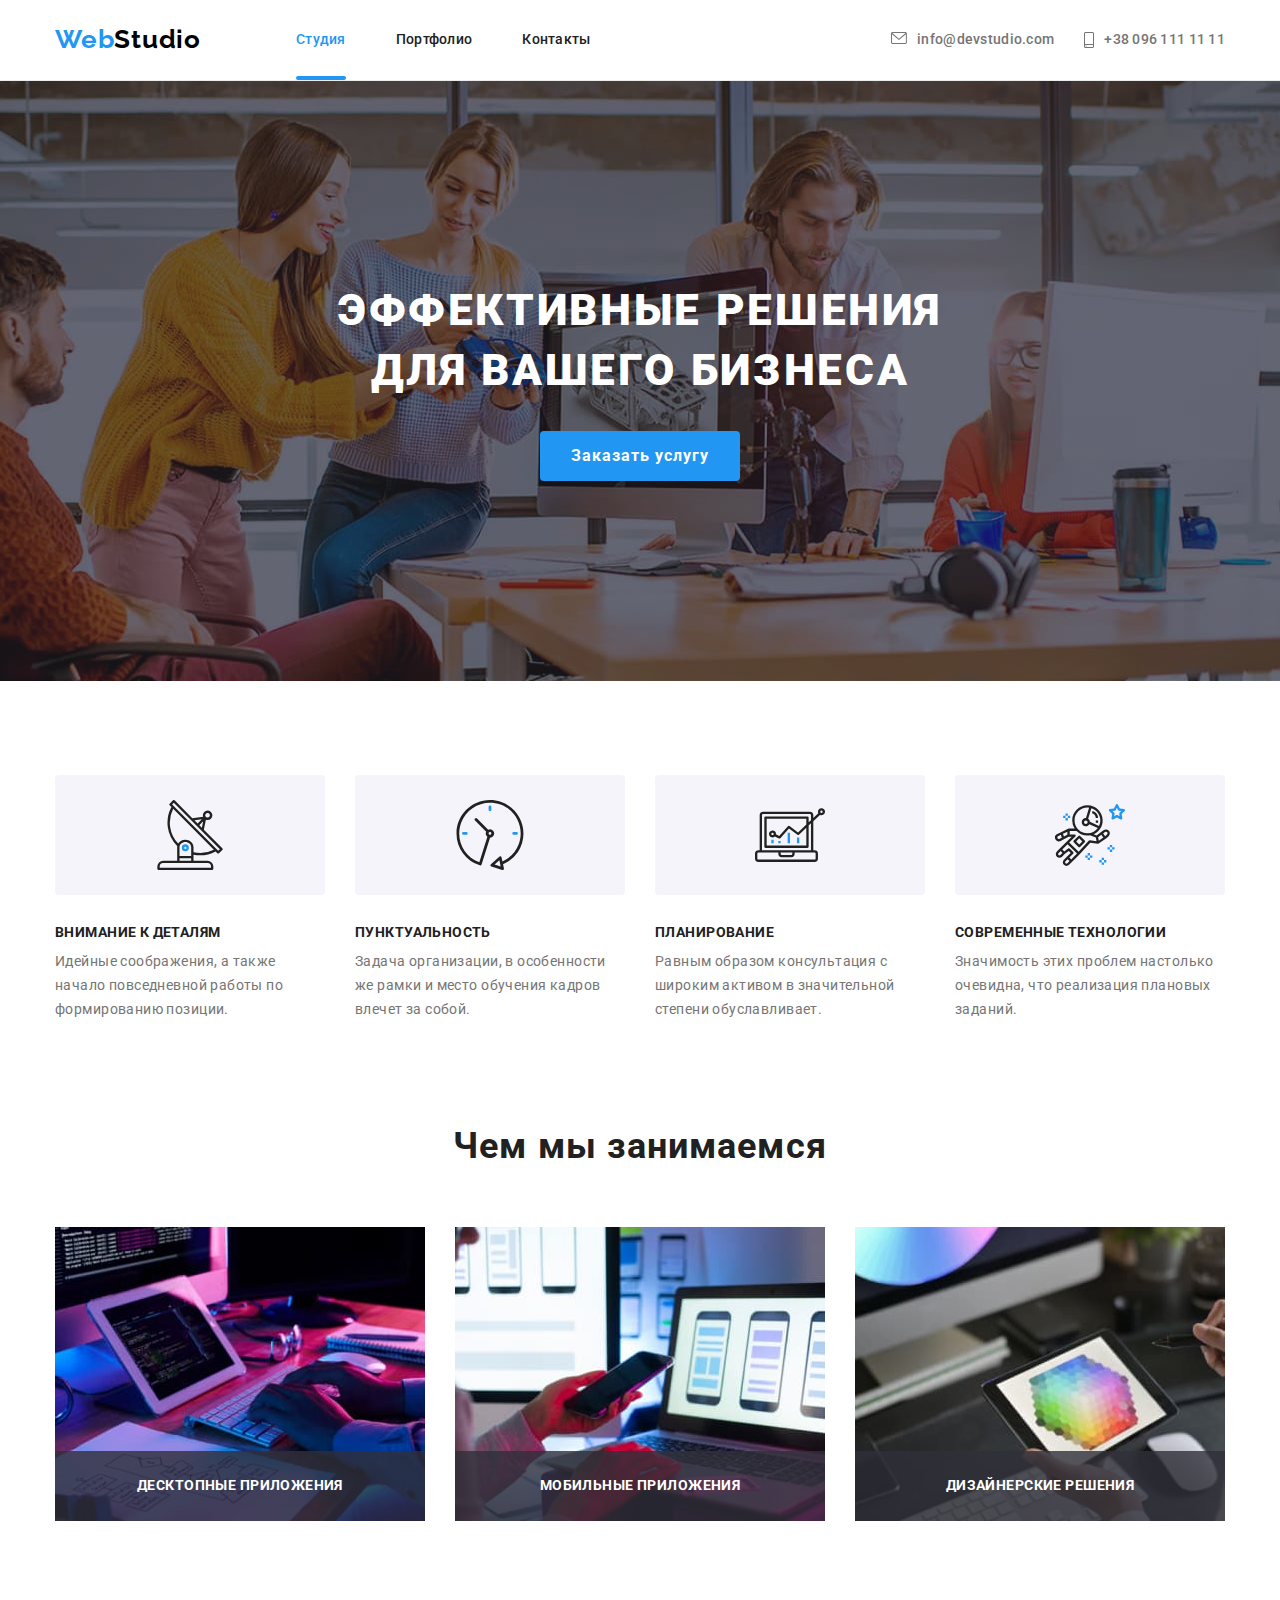
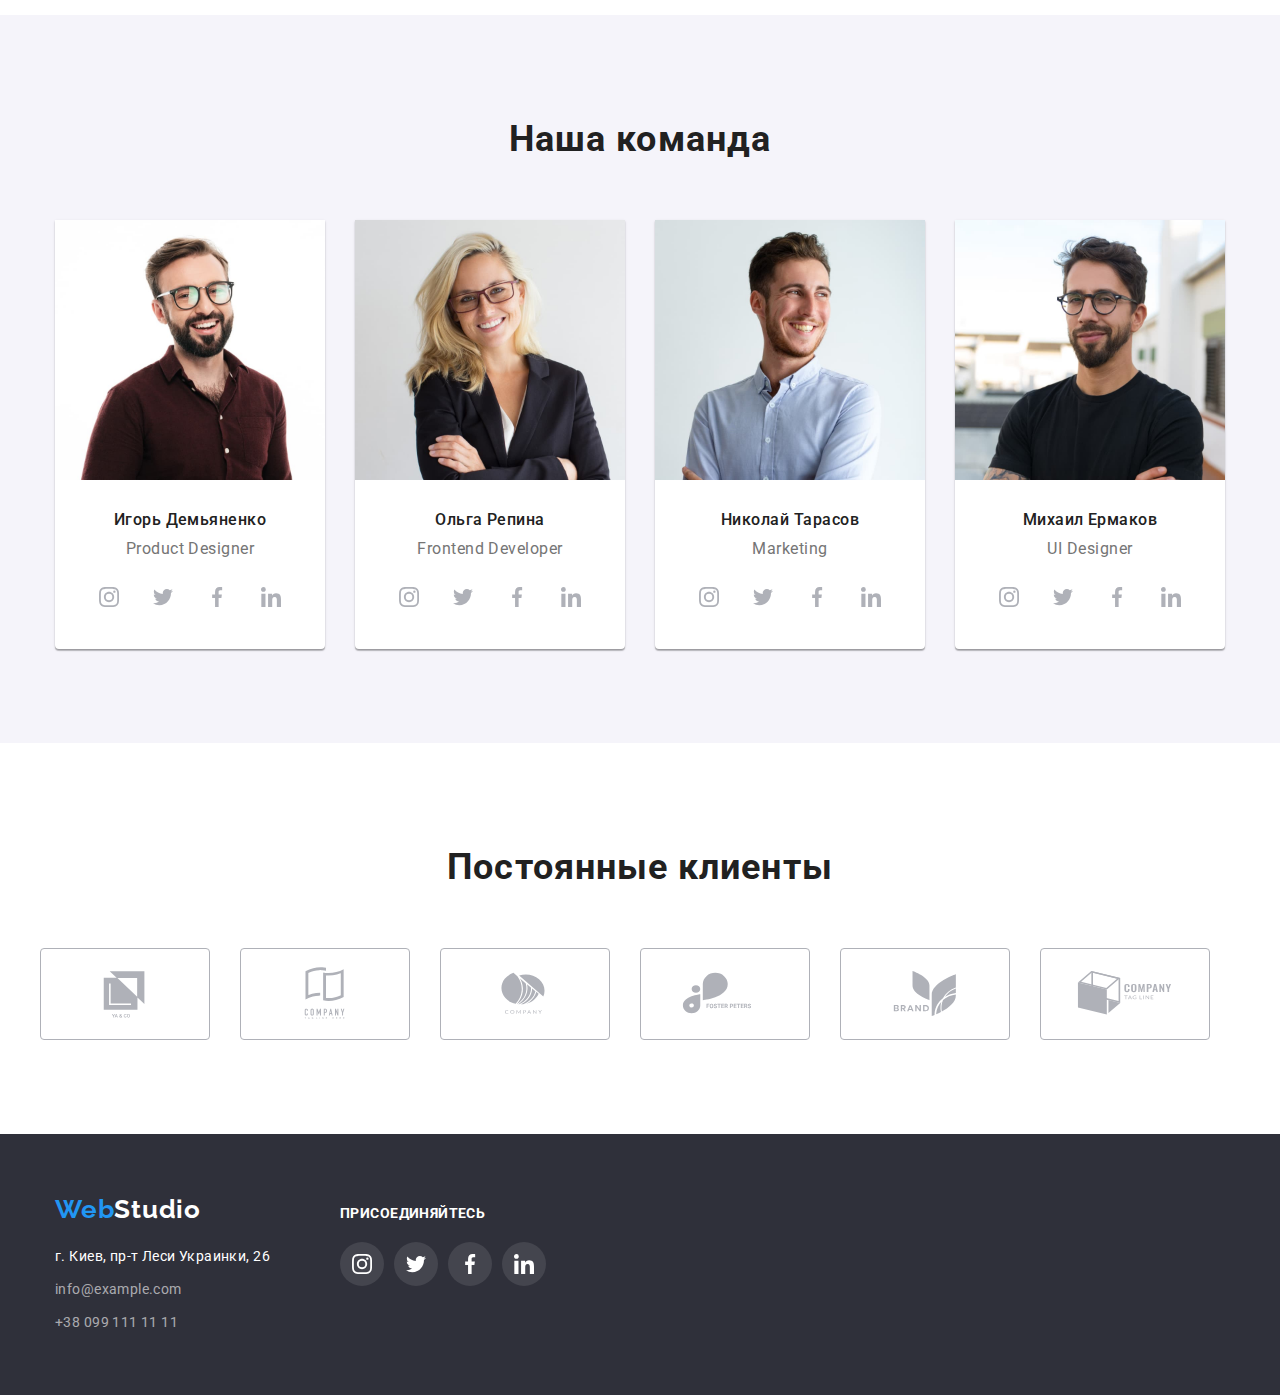
<file: index.html>
<!DOCTYPE html>
<html lang="ru">
  <head>
    <meta charset="UTF-8" />
    <meta http-equiv="X-UA-Compatible" content="IE=edge" />
    <meta name="viewport" content="width=device-width, initial-scale=1.0" />
    <title>Студия</title>

    <link rel="preconnect" href="https://fonts.googleapis.com" />
    <link rel="preconnect" href="https://fonts.gstatic.com" crossorigin />
    <link
      href="https://fonts.googleapis.com/css2?family=Raleway:wght@700&family=Roboto:ital,wght@0,500;0,700;0,900;1,400&display=swap"
      rel="stylesheet"
    />
    <link
      rel="stylesheet"
      href="https://cdnjs.cloudflare.com/ajax/libs/modern-normalize/1.1.0/modern-normalize.min.css"
    />
    <link rel="stylesheet" href="./css/style.css" />
  </head>

  <body>
    <!--Шапка-->
    <header class="header">
      <div class="container">
        <nav class="header-nav">
          <a href="./index.html" class="logo-link link">
            <span class="logo-web">Web</span><span class="logo-studio">Studio</span>
          </a>
          <ul class="nav-list list">
            <li class="nav-item"><a href="" class="nav-link link current">Студия</a></li>
            <li class="nav-item"><a href="./portfolio.html" class="nav-link link">Портфолио</a></li>
            <li class="nav-item"><a href="" class="nav-link link">Контакты</a></li>
          </ul>
        </nav>

        <ul class="contact-list list">
          <li class="contact-item">
            <a href="mailto:info@devstudio.com" class="mail-link link">
              <svg class="contact-icon" width="16" height="12">
                <use href="./img/icons.svg#icon-envelope"></use></svg
              >info@devstudio.com</a
            >
          </li>
          <li class="contact-item">
            <a href="tel:+380961111111" class="tel-link link">
              <svg class="contact-icon" width="10" height="16">
                <use href="./img/icons.svg#icon-smartphone"></use></svg
              >+38 096 111 11 11</a
            >
          </li>
        </ul>
      </div>
    </header>

    <!--Основное-->
    <main>
      <section class="hero">
        <div class="container hero-container">
          <h1 class="hero-title">Эффективные решения для вашего бизнеса</h1>
          <button type="button" class="hero-button" data-modal-open>Заказать услугу</button>
        </div>
      </section>

      <section class="section benefits">
        <div class="container">
          <!--Скрытый заголовок-->
          <h2 class="visually-hidden">Особенности</h2>
          <ul class="benefits-list list">
            <li class="benefits-item">
              <div class="benefits-container">
                <div class="benefits-center">
                  <svg class="benefits-icon" width="70" height="70">
                    <use href="./img/icons.svg#icon-antenna"></use>
                  </svg>
                </div>
              </div>
              <h3 class="benefits-title">Внимание к деталям</h3>
              <p class="benefits-text">
                Идейные соображения, а также начало повседневной работы по формированию позиции.
              </p>
            </li>
            <li class="benefits-item">
              <div class="benefits-container">
                <div class="benefits-center">
                  <svg class="benefits-icon" width="70" height="70">
                    <use href="./img/icons.svg#icon-clock"></use>
                  </svg>
                </div>
              </div>
              <h3 class="benefits-title">Пунктуальность</h3>
              <p class="benefits-text">
                Задача организации, в особенности же рамки и место обучения кадров влечет за собой.
              </p>
            </li>
            <li class="benefits-item">
              <div class="benefits-container">
                <div class="benefits-center">
                  <svg class="benefits-icon" width="70" height="70">
                    <use href="./img/icons.svg#icon-diagram"></use>
                  </svg>
                </div>
              </div>
              <h3 class="benefits-title">Планирование</h3>
              <p class="benefits-text">
                Равным образом консультация с широким активом в значительной степени обуславливает.
              </p>
            </li>
            <li class="benefits-item">
              <div class="benefits-container">
                <div class="benefits-center">
                  <svg class="benefits-icon" width="70" height="70">
                    <use href="./img/icons.svg#icon-astronaut"></use>
                  </svg>
                </div>
              </div>
              <h3 class="benefits-title">Современные технологии</h3>
              <p class="benefits-text">
                Значимость этих проблем настолько очевидна, что реализация плановых заданий.
              </p>
            </li>
          </ul>
        </div>
      </section>

      <section class="section about">
        <h2 class="about-title">Чем мы занимаемся</h2>
        <div class="container container-about">
          <ul class="about-list list">
            <li class="about-item">
              <div class="about-img">
                <img
                  src="./img/im1.jpg"
                  alt="Крупный план работающий программист стол офис"
                  width="370"
                />
                <h3 class="about-text">Десктопные приложения</h3>
              </div>
            </li>
            <li class="about-item">
              <div class="about-img">
                <img
                  src="./img/im2.jpg"
                  alt="Дизайнеры разрабатывают приложение интерфейс для мобильного телефона"
                  width="370"
                />
                <h3 class="about-text">Мобильные приложения</h3>
              </div>
            </li>
            <li class="about-item">
              <div class="about-img">
                <img
                  src="./img/im3.jpg"
                  alt="Веб-дизайнер выбирает цвет на графическом планшете"
                  width="370"
                />
                <h3 class="about-text">Дизайнерские решения</h3>
              </div>
            </li>
          </ul>
        </div>
      </section>

      <section class="section team">
        <div class="container">
          <h2 class="team-title">Наша команда</h2>
          <ul class="team-list list">
            <li class="team-item">
              <img src="./img/team1.jpg" alt="Фото Игоря Демьяненко" width="270" />
              <div class="team-container">
                <h3 class="team-person">Игорь Демьяненко</h3>
                <p lang="en" class="team-text">Product Designer</p>
                <ul class="team-soc-list list">
                  <li class="team-icons">
                    <a href="" class="team-link link">
                      <svg class="soc-icon" width="20" height="20">
                        <use href="./img/icons.svg#icon-instagram"></use>
                      </svg>
                    </a>
                  </li>
                  <li class="team-icons">
                    <a href="" class="team-link link">
                      <svg class="soc-icon" width="20" height="20">
                        <use href="./img/icons.svg#icon-twitter"></use>
                      </svg>
                    </a>
                  </li>
                  <li class="team-icons">
                    <a href="" class="team-link link">
                      <svg class="soc-icon" width="20" height="20">
                        <use href="./img/icons.svg#icon-facebook"></use>
                      </svg>
                    </a>
                  </li>
                  <li class="team-icons">
                    <a href="" class="team-link link">
                      <svg class="soc-icon" width="20" height="20">
                        <use href="./img/icons.svg#icon-linkedin"></use>
                      </svg>
                    </a>
                  </li>
                </ul>
              </div>
            </li>

            <li class="team-item">
              <img src="./img/team2.jpg" alt="Фото Ольги Репиной" width="270" />
              <div class="team-container">
                <h3 class="team-person">Ольга Репина</h3>
                <p lang="en" class="team-text">Frontend Developer</p>
                <ul class="team-soc-list list">
                  <li class="team-icons">
                    <a href="" class="team-link link">
                      <svg class="soc-icon" width="20" height="20">
                        <use href="./img/icons.svg#icon-instagram"></use>
                      </svg>
                    </a>
                  </li>
                  <li class="team-icons">
                    <a href="" class="team-link link">
                      <svg class="soc-icon" width="20" height="20">
                        <use href="./img/icons.svg#icon-twitter"></use>
                      </svg>
                    </a>
                  </li>
                  <li class="team-icons">
                    <a href="" class="team-link link">
                      <svg class="soc-icon" width="20" height="20">
                        <use href="./img/icons.svg#icon-facebook"></use>
                      </svg>
                    </a>
                  </li>
                  <li class="team-icons">
                    <a href="" class="team-link link">
                      <svg class="soc-icon" width="20" height="20">
                        <use href="./img/icons.svg#icon-linkedin"></use>
                      </svg>
                    </a>
                  </li>
                </ul>
              </div>
            </li>

            <li class="team-item">
              <img src="./img/team3.jpg" alt="Фото Николая Тарасова" width="270" />
              <div class="team-container">
                <h3 class="team-person">Николай Тарасов</h3>
                <p lang="en" class="team-text">Marketing</p>
                <ul class="team-soc-list list">
                  <li class="team-icons">
                    <a href="" class="team-link link">
                      <svg class="soc-icon" width="20" height="20">
                        <use href="./img/icons.svg#icon-instagram"></use>
                      </svg>
                    </a>
                  </li>
                  <li class="team-icons">
                    <a href="" class="team-link link">
                      <svg class="soc-icon" width="20" height="20">
                        <use href="./img/icons.svg#icon-twitter"></use>
                      </svg>
                    </a>
                  </li>
                  <li class="team-icons">
                    <a href="" class="team-link link">
                      <svg class="soc-icon" width="20" height="20">
                        <use href="./img/icons.svg#icon-facebook"></use>
                      </svg>
                    </a>
                  </li>
                  <li class="team-icons">
                    <a href="" class="team-link link">
                      <svg class="soc-icon" width="20" height="20">
                        <use href="./img/icons.svg#icon-linkedin"></use>
                      </svg>
                    </a>
                  </li>
                </ul>
              </div>
            </li>

            <li class="team-item">
              <img src="./img/team4.jpg" alt="Фото Михаила Ермакова" width="270" />
              <div class="team-container">
                <h3 class="team-person">Михаил Ермаков</h3>
                <p lang="en" class="team-text">UI Designer</p>
                <ul class="team-soc-list list">
                  <li class="team-icons">
                    <a href="" class="team-link link">
                      <svg class="soc-icon" width="20" height="20">
                        <use href="./img/icons.svg#icon-instagram"></use>
                      </svg>
                    </a>
                  </li>
                  <li class="team-icons">
                    <a href="" class="team-link link">
                      <svg class="soc-icon" width="20" height="20">
                        <use href="./img/icons.svg#icon-twitter"></use>
                      </svg>
                    </a>
                  </li>
                  <li class="team-icons">
                    <a href="" class="team-link link">
                      <svg class="soc-icon" width="20" height="20">
                        <use href="./img/icons.svg#icon-facebook"></use>
                      </svg>
                    </a>
                  </li>
                  <li class="team-icons">
                    <a href="" class="team-link link">
                      <svg class="soc-icon" width="20" height="20">
                        <use href="./img/icons.svg#icon-linkedin"></use>
                      </svg>
                    </a>
                  </li>
                </ul>
              </div>
            </li>
          </ul>
        </div>
      </section>
      <section class="section clients">
        <h2 class="client-title">Постоянные клиенты</h2>
        <ul class="clients-list list">
          <li class="clients-item">
            <a href="" class="client-link link">
              <svg class="client-icon" width="106" height="60">
                <use href="./img/icons.svg#icon-Logo1"></use>
              </svg>
            </a>
          </li>
          <li class="clients-item">
            <a href="" class="client-link link">
              <svg class="client-icon" width="106" height="60">
                <use href="./img/icons.svg#icon-logo2"></use>
              </svg>
            </a>
          </li>
          <li class="clients-item">
            <a href="" class="client-link link">
              <svg class="client-icon" width="106" height="60">
                <use href="./img/icons.svg#icon-Logo3"></use>
              </svg>
            </a>
          </li>
          <li class="clients-item">
            <a href="" class="client-link link">
              <svg class="client-icon" width="106" height="60">
                <use href="./img/icons.svg#icon-Logo4"></use>
              </svg>
            </a>
          </li>
          <li class="clients-item">
            <a href="" class="client-link link">
              <svg class="client-icon" width="106" height="60">
                <use href="./img/icons.svg#icon-Logo5"></use>
              </svg>
            </a>
          </li>
          <li class="clients-item">
            <a href="" class="client-link link">
              <svg class="client-icon" width="106" height="60">
                <use href="./img/icons.svg#icon-Logo6"></use>
              </svg>
            </a>
          </li>
        </ul>
      </section>
    </main>

    <!--Подвал-->
    <footer class="footer">
      <div class="container footer-container">
        <div>
          <a href="/" class="logo-link-footer link">
            <span class="logo-web">Web</span><span class="logo-studio logo-footer">Studio</span>
          </a>
          <address class="address">
            <ul class="address-list list">
              <li class="address-item">
                <p class="address-text">г. Киев, пр-т Леси Украинки, 26</p>
              </li>
              <li class="address-item">
                <a href="mailto:info@example.com" class="address-mail link">info@example.com</a>
              </li>
              <li class="address-item">
                <a href="tel:+380991111111" class="address-tel link">+38 099 111 11 11</a>
              </li>
            </ul>
          </address>
        </div>

        <div class="footer-contact">
          <h3 class="footer-title">присоединяйтесь</h3>
          <ul class="footer-list list">
            <li class="footer-icon">
              <a href="" class="footer-link link">
                <svg class="footer-soc-icon" width="20" height="20">
                  <use href="./img/icons.svg#icon-instagram"></use>
                </svg>
              </a>
            </li>
            <li class="footer-icon">
              <a href="" class="footer-link link">
                <svg class="footer-soc-icon" width="20" height="20">
                  <use href="./img/icons.svg#icon-twitter"></use>
                </svg>
              </a>
            </li>
            <li class="footer-icon">
              <a href="" class="footer-link link">
                <svg class="footer-soc-icon" width="20" height="20">
                  <use href="./img/icons.svg#icon-facebook"></use>
                </svg>
              </a>
            </li>
            <li class="footer-icon">
              <a href="" class="footer-link link">
                <svg class="footer-soc-icon" width="20" height="20">
                  <use href="./img/icons.svg#icon-linkedin"></use>
                </svg>
              </a>
            </li>
          </ul>
        </div>
      </div>
    </footer>
    <div class="backdrop is-hidden" data-modal>
      <div class="modal">
        <button type="button" class="close" data-modal-close>
          <svg class="close-icon" width="18" height="18">
            <use href="./img/icons.svg#icon-close"></use>
          </svg>
        </button>
      </div>
    </div>
    <script src="./js/modal.js"></script>
  </body>
</html>
</file>
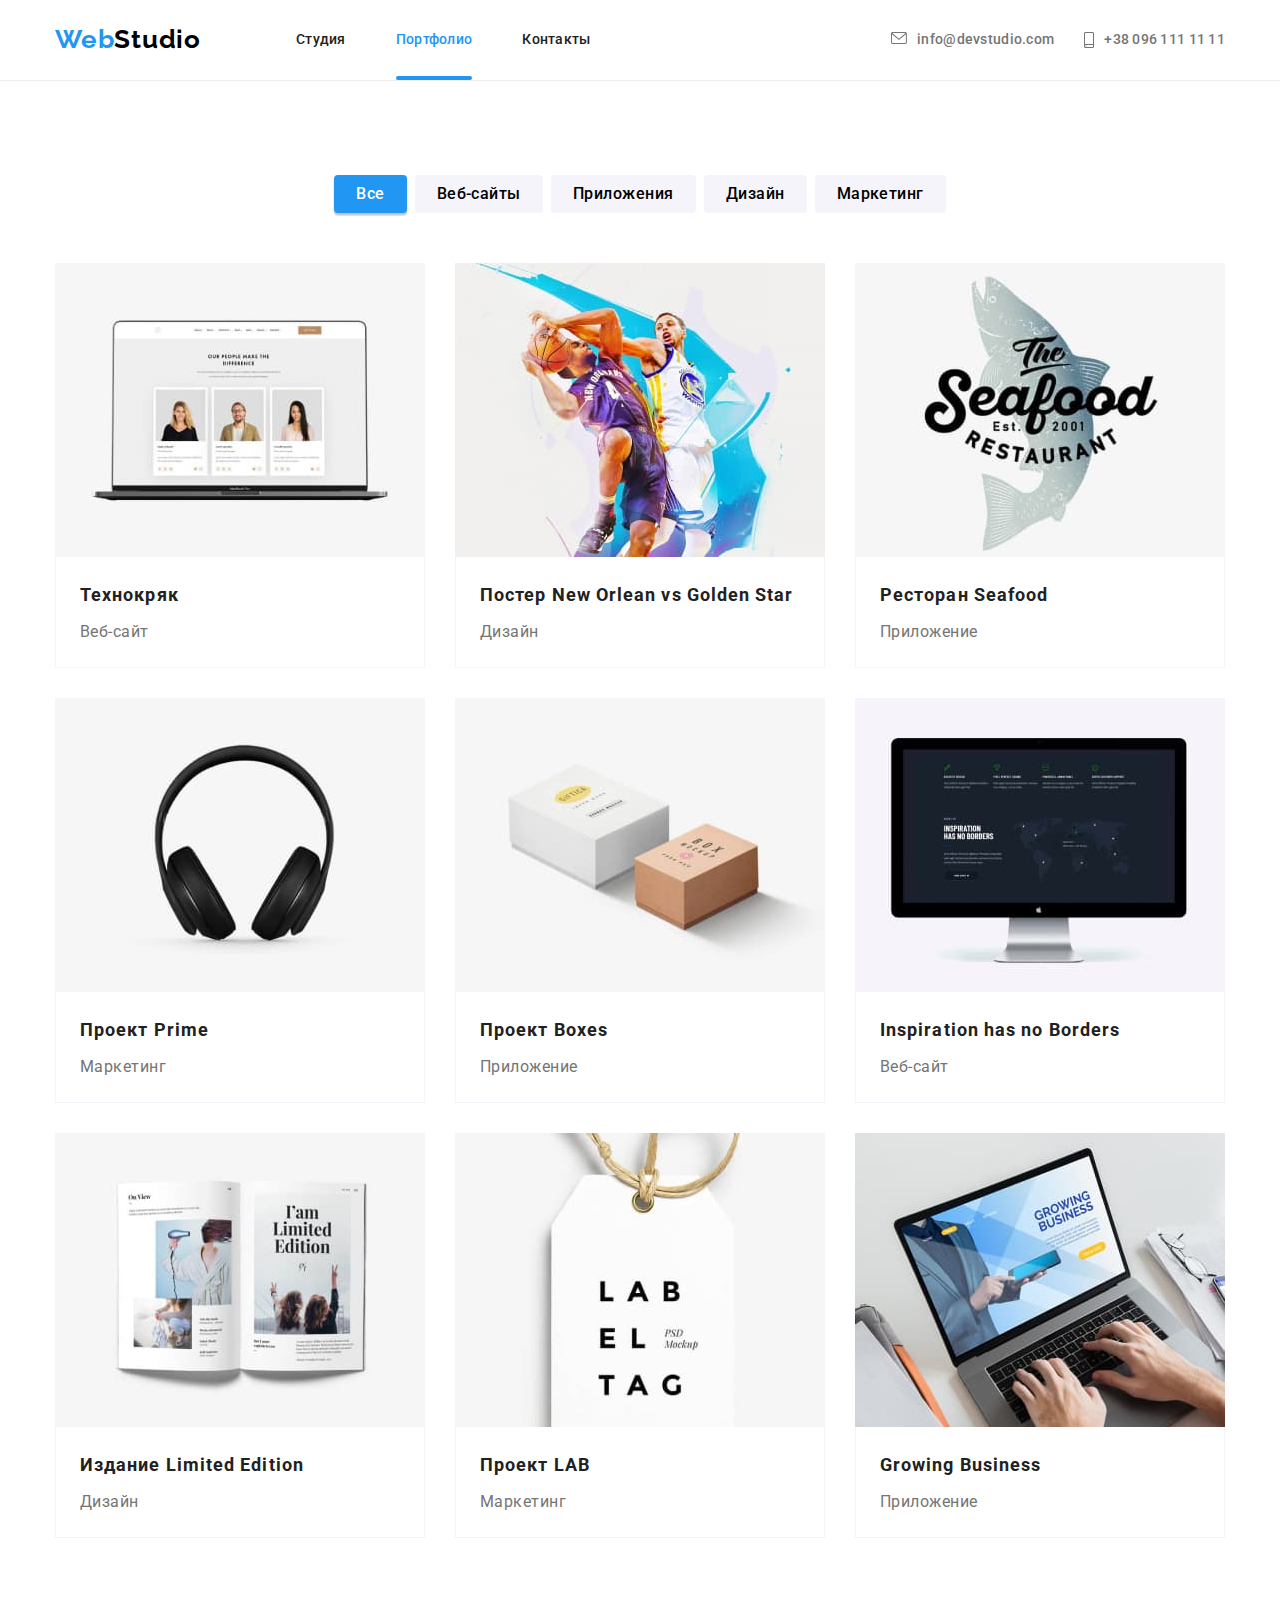
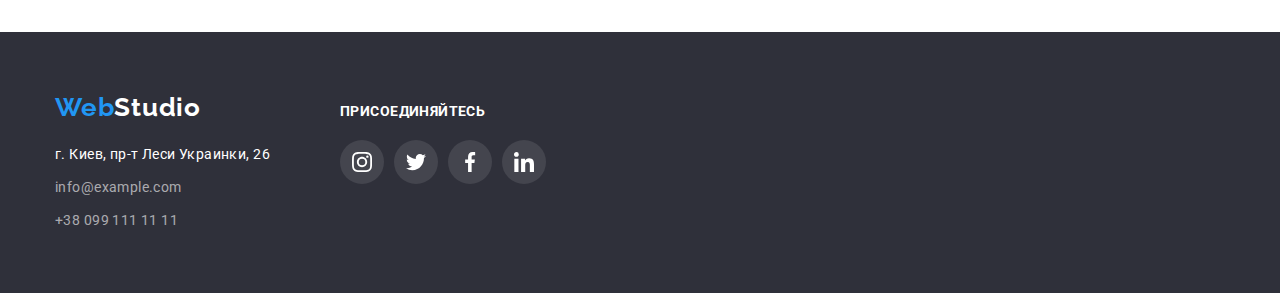
<file: portfolio.html>
<!DOCTYPE html>
<html lang="ru">
  <head>
    <meta charset="UTF-8" />
    <meta http-equiv="X-UA-Compatible" content="IE=edge" />
    <meta name="viewport" content="width=device-width, initial-scale=1.0" />
    <title>Портфолио</title>

    <link rel="preconnect" href="https://fonts.googleapis.com" />
    <link rel="preconnect" href="https://fonts.gstatic.com" crossorigin />
    <link
      href="https://fonts.googleapis.com/css2?family=Raleway:wght@700&family=Roboto:ital,wght@0,500;0,700;0,900;1,400&display=swap"
      rel="stylesheet"
    />
    <link
      rel="stylesheet"
      href="https://cdnjs.cloudflare.com/ajax/libs/modern-normalize/1.1.0/modern-normalize.min.css"
    />
    <link rel="stylesheet" href="./css/style.css" />
  </head>

  <body>
    <!--Шапка-->
    <header class="header">
      <div class="container">
        <nav class="header-nav">
          <a href="./index.html" class="logo-link link">
            <span class="logo-web">Web</span><span class="logo-studio">Studio</span>
          </a>
          <ul class="nav-list list">
            <li class="nav-item">
              <a href="./index.html" class="nav-link link">Студия</a>
            </li>
            <li class="nav-item">
              <a href="./portfolio.html" class="nav-link link current">Портфолио</a>
            </li>
            <li class="nav-item"><a href="" class="nav-link link">Контакты</a></li>
          </ul>
        </nav>

        <ul class="contact-list list">
          <li class="contact-item">
            <a href="mailto:info@devstudio.com" class="mail-link link">
              <svg class="contact-icon" width="16" height="12">
                <use href="./img/icons.svg#icon-envelope"></use></svg
              >info@devstudio.com</a
            >
          </li>
          <li class="contact-item">
            <a href="tel:+380961111111" class="tel-link link">
              <svg class="contact-icon" width="10" height="16">
                <use href="./img/icons.svg#icon-smartphone"></use></svg
              >+38 096 111 11 11</a
            >
          </li>
        </ul>
      </div>
    </header>

    <!--Основное-->
    <main>
      <section class="section project">
        <div class="container">
          <!--Скрытый заголовок-->
          <h1 class="visually-hidden">Наши работы</h1>
          <ul class="button-list list">
            <li class="button-item">
              <button type="button" class="button-filter current">Все</button>
            </li>
            <li class="button-item">
              <button type="button" class="button-filter">Веб-сайты</button>
            </li>
            <li class="button-item">
              <button type="button" class="button-filter">Приложения</button>
            </li>
            <li class="button-item"><button type="button" class="button-filter">Дизайн</button></li>
            <li class="button-item">
              <button type="button" class="button-filter">Маркетинг</button>
            </li>
          </ul>

          <ul class="project-list list">
            <li class="project-item">
              <a href="" class="project-link link">
                <div class="project-top">
                  <img src="./img/pr1.jpg" alt="фото проекта" width="370" />
                  <p class="project-top-text">
                    Ресурс предлагает комплексные предложения с разным уровнем функционала и
                    сервисов. Все это позволит посетителю получить исчерпывающие сведения о компании
                    или частном лице.
                  </p>
                </div>
                <div class="container-project">
                  <h2 class="project-title">Технокряк</h2>
                  <p class="project-text">Веб-сайт</p>
                </div>
              </a>
            </li>
            <li class="project-item">
              <a href="" class="project-link link">
                <div class="project-top">
                  <img src="./img/pr2.jpg" alt="фото проекта" width="370" />
                  <p class="project-top-text">
                    Ресурс предлагает комплексные предложения с разным уровнем функционала и
                    сервисов. Все это позволит посетителю получить исчерпывающие сведения о компании
                    или частном лице.
                  </p>
                </div>
                <div class="container-project">
                  <h2 class="project-title" lang="en">Постер New Orlean vs Golden Star</h2>
                  <p class="project-text">Дизайн</p>
                </div>
              </a>
            </li>
            <li class="project-item">
              <a href="" class="project-link link">
                <div class="project-top">
                  <img src="./img/pr3.jpg" alt="фото проекта" width="370" />
                  <p class="project-top-text">
                    Ресурс предлагает комплексные предложения с разным уровнем функционала и
                    сервисов. Все это позволит посетителю получить исчерпывающие сведения о компании
                    или частном лице.
                  </p>
                </div>
                <div class="container-project">
                  <h2 class="project-title" lang="en">Ресторан Seafood</h2>
                  <p class="project-text">Приложение</p>
                </div>
              </a>
            </li>
            <li class="project-item">
              <a href="" class="project-link link">
                <div class="project-top">
                  <img src="./img/pr4.jpg" alt="фото проекта" width="370" />
                  <p class="project-top-text">
                    Ресурс предлагает комплексные предложения с разным уровнем функционала и
                    сервисов. Все это позволит посетителю получить исчерпывающие сведения о компании
                    или частном лице.
                  </p>
                </div>
                <div class="container-project">
                  <h2 class="project-title" lang="en">Проект Prime</h2>
                  <p class="project-text">Маркетинг</p>
                </div>
              </a>
            </li>
            <li class="project-item">
              <a href="" class="project-link link">
                <div class="project-top">
                  <img src="./img/pr5.jpg" alt="фото проекта" width="370" />
                  <p class="project-top-text">
                    Ресурс предлагает комплексные предложения с разным уровнем функционала и
                    сервисов. Все это позволит посетителю получить исчерпывающие сведения о компании
                    или частном лице.
                  </p>
                </div>
                <div class="container-project">
                  <h2 class="project-title" lang="en">Проект Boxes</h2>
                  <p class="project-text">Приложение</p>
                </div>
              </a>
            </li>
            <li class="project-item">
              <a href="" class="project-link link">
                <div class="project-top">
                  <img src="./img/pr6.jpg" alt="фото проекта" width="370" />
                  <p class="project-top-text">
                    Ресурс предлагает комплексные предложения с разным уровнем функционала и
                    сервисов. Все это позволит посетителю получить исчерпывающие сведения о компании
                    или частном лице.
                  </p>
                </div>
                <div class="container-project">
                  <h2 class="project-title" lang="en">Inspiration has no Borders</h2>
                  <p class="project-text">Веб-сайт</p>
                </div>
              </a>
            </li>
            <li class="project-item">
              <a href="" class="project-link link">
                <div class="project-top">
                  <img src="./img/pr7.jpg" alt="фото проекта" width="370" />
                  <p class="project-top-text">
                    Ресурс предлагает комплексные предложения с разным уровнем функционала и
                    сервисов. Все это позволит посетителю получить исчерпывающие сведения о компании
                    или частном лице.
                  </p>
                </div>
                <div class="container-project">
                  <h2 class="project-title" lang="en">Издание Limited Edition</h2>
                  <p class="project-text">Дизайн</p>
                </div>
              </a>
            </li>
            <li class="project-item">
              <a href="" class="project-link link">
                <div class="project-top">
                  <img src="./img/pr8.jpg" alt="" width="370" />
                  <p class="project-top-text">
                    Ресурс предлагает комплексные предложения с разным уровнем функционала и
                    сервисов. Все это позволит посетителю получить исчерпывающие сведения о компании
                    или частном лице.
                  </p>
                </div>
                <div class="container-project">
                  <h2 class="project-title" lang="en">Проект LAB</h2>
                  <p class="project-text">Маркетинг</p>
                </div>
              </a>
            </li>
            <li class="project-item">
              <a href="" class="project-link link">
                <div class="project-top">
                  <img src="./img/pr9.jpg" alt="фото проекта" width="370" />
                  <p class="project-top-text">
                    Ресурс предлагает комплексные предложения с разным уровнем функционала и
                    сервисов. Все это позволит посетителю получить исчерпывающие сведения о компании
                    или частном лице.
                  </p>
                </div>
                <div class="container-project">
                  <h2 class="project-title" lang="en">Growing Business</h2>
                  <p class="project-text">Приложение</p>
                </div>
              </a>
            </li>
          </ul>
        </div>
      </section>
    </main>

    <!--Подвал-->
    <footer class="footer">
      <div class="container footer-container">
        <div>
          <a href="/" class="logo-link-footer link">
            <span class="logo-web">Web</span><span class="logo-studio logo-footer">Studio</span>
          </a>
          <address class="address">
            <ul class="address-list list">
              <li class="address-item">
                <p class="address-text">г. Киев, пр-т Леси Украинки, 26</p>
              </li>
              <li class="address-item">
                <a href="mailto:info@example.com" class="address-mail link">info@example.com</a>
              </li>
              <li class="address-item">
                <a href="tel:+380991111111" class="address-tel link">+38 099 111 11 11</a>
              </li>
            </ul>
          </address>
        </div>

        <div class="footer-contact">
          <h3 class="footer-title">присоединяйтесь</h3>
          <ul class="footer-list list">
            <li class="footer-icon">
              <a href="" class="footer-link link">
                <svg class="footer-soc-icon" width="20" height="20">
                  <use href="./img/icons.svg#icon-instagram"></use>
                </svg>
              </a>
            </li>
            <li class="footer-icon">
              <a href="" class="footer-link link">
                <svg class="footer-soc-icon" width="20" height="20">
                  <use href="./img/icons.svg#icon-twitter"></use>
                </svg>
              </a>
            </li>
            <li class="footer-icon">
              <a href="" class="footer-link link">
                <svg class="footer-soc-icon" width="20" height="20">
                  <use href="./img/icons.svg#icon-facebook"></use>
                </svg>
              </a>
            </li>
            <li class="footer-icon">
              <a href="" class="footer-link link">
                <svg class="footer-soc-icon" width="20" height="20">
                  <use href="./img/icons.svg#icon-linkedin"></use>
                </svg>
              </a>
            </li>
          </ul>
        </div>
      </div>
    </footer>
  </body>
</html>
</file>
<file: css/style.css>
:root {
  --main-color: #ffffff;
  --text-ft-color: rgba(255, 255, 255, 0.6);
  --text-color: #212121;
  --text-accent-color: #ffffff;
  --text-sec-color: #757575;
  --accent-color: #2196f3;
  --bg-color: #f5f4fa;
  --bg-accent-color: #2f303a;
  --text-logo-color: #000000;
  --bg-button: #188ce8;
  --color-icon: #afb1b8;
}

body {
  background-color: var(--main-color);
  color: var(--text-color);

  font-family: 'Roboto', sans-serif;
}

/*-------- reset------*/

.list {
  list-style: none;
  padding: 0;
  margin: 0;
}

.link {
  text-decoration: none;
}

h1,
h2,
h3,
p {
  margin: 0;
}

ul,
ol {
  margin: 0;
  padding-left: 0;
}
/*-----general-----*/

.container {
  width: 1200px;
  margin: 0 auto;
  padding: 0 15px;
}

img {
  display: block;
  max-width: 100%;
  height: auto;
}

.section {
  padding-top: 94px;
  padding-bottom: 94px;
}

/*------------------------------header-------------------------------*/

.header {
  border-bottom: 1px solid #ececec;
}
.header .container {
  display: flex;
  align-items: center;
}

.header-nav {
  display: flex;
}

.logo-link {
  margin-right: 95px;
  margin-top: auto;
  margin-bottom: auto;
}

.logo-web,
.logo-studio {
  font-family: 'Raleway', sans-serif;
  font-weight: 700;
  font-size: 26px;
  line-height: 1.2;
  letter-spacing: 0.03em;
}

.logo-web {
  color: var(--accent-color);
}

.logo-studio {
  color: var(--text-logo-color);
}

.nav-list,
.contact-list {
  display: flex;
  align-items: center;
}

.contact-list {
  margin-left: auto;
}

.nav-item:not(:last-child) {
  margin-right: 50px;
}

.contact-item {
  display: flex;
  align-items: baseline;
  margin-left: 30px;
}

.nav-link {
  display: block;
  padding: 32px 0;
  font-weight: 500;
  font-size: 14px;
  line-height: 1.1;
  letter-spacing: 0.02em;

  color: var(--text-color);

  position: relative;
  transition: color 250ms cubic-bezier(0.4, 0, 0.2, 1);
}

.nav-link:hover,
.nav-link:focus {
  color: var(--accent-color);
}

.mail-link,
.tel-link {
  display: flex;

  padding: 32px 0;

  font-weight: 500;
  font-size: 14px;
  line-height: 1.1;
  letter-spacing: 0.02em;

  color: var(--text-sec-color);

  transition: color 250ms cubic-bezier(0.4, 0, 0.2, 1);
}

.mail-link:hover,
.mail-link:focus,
.tel-link:hover,
.tel-link:focus {
  color: var(--accent-color);
}

.contact-icon {
  margin-right: 10px;
  fill: currentColor;
}

.current {
  color: var(--accent-color);
}

.nav-link.current::after {
  content: '';
  position: absolute;
  width: 100%;
  height: 4px;
  left: 0;
  bottom: 0;

  background: var(--accent-color);
  border-radius: 2px;
}
/*--------------------------hero-----------------*/

.hero,
.footer {
  background-color: var(--bg-accent-color);
}

.hero {
  text-align: center;
  padding: 200px 0;

  background-image: linear-gradient(rgba(47, 48, 58, 0.4), rgba(47, 48, 58, 0.4)),
    url(../img/herobg.jpg);
  background-repeat: no-repeat;
  background-position: center;
  background-size: cover;
  max-width: 1600px;
}

.hero-title {
  font-weight: 900;
  font-size: 44px;
  line-height: 1.36;
  text-align: center;
  letter-spacing: 0.06em;
  text-transform: uppercase;

  color: var(--text-accent-color);

  max-width: 696px;

  margin: 0 auto;
}

.hero-button {
  display: inline-block;
  min-width: 200px;
  height: 50px;

  background-color: var(--accent-color);

  font-family: inherit;
  font-weight: 700;
  font-size: 16px;
  line-height: 1.88;

  align-items: center;
  text-align: center;
  letter-spacing: 0.06em;

  color: var(--text-accent-color);

  border: none;
  border-radius: 4px;

  cursor: pointer;

  margin-top: 30px;

  transition: background-color 250ms cubic-bezier(0.4, 0, 0.2, 1);
}

.hero-button:hover,
.hero-button:focus {
  background-color: var(--bg-button);
}

/*----------------------Benefits--------------------*/
.section.benefits {
  padding-bottom: 0;
}
.visually-hidden {
  position: absolute;
  white-space: nowrap;
  width: 1px;
  height: 1px;
  overflow: hidden;
  border: 0;
  padding: 0;
  clip: rect(0 0 0 0);
  clip-path: inset(50%);
  margin: -1px;
}

.benefits-list {
  display: flex;
}

.benefits-item + .benefits-item {
  margin-left: 30px;
}

.benefits-container {
  width: 270px;
  height: 120px;
  margin-bottom: 30px;
  border-radius: 4px;
  background-color: var(--bg-color);
}

.benefits-center {
  display: flex;
  width: 100%;
  height: 100%;
  justify-content: center;
  align-items: center;
}

.benefits-title {
  font-size: 14px;
  line-height: 1.1;
  letter-spacing: 0.03em;
  text-transform: uppercase;
  padding-bottom: 10px;
}

.benefits-text {
  font-size: 14px;
  line-height: 1.71;
  letter-spacing: 0.03em;

  color: var(--text-sec-color);

  max-width: 270px;
}

/*-------------------------------about-------------------*/

.about-title,
.team-title,
.client-title {
  font-size: 36px;
  line-height: 1.7;
  text-align: center;
  letter-spacing: 0.03em;
  padding-bottom: 50px;
}

.about-list {
  display: flex;
  justify-content: center;
  align-items: stretch;
}

.about-item + .about-item {
  margin-left: 30px;
}

.about-img {
  position: relative;
}

.about-text {
  position: absolute;
  display: flex;
  left: 0;
  bottom: 0;

  width: 100%;
  height: 70px;
  justify-content: center;
  align-items: center;

  font-size: 14px;
  line-height: 1.14;
  text-align: center;

  letter-spacing: 0.03em;
  text-transform: uppercase;

  color: var(--text-accent-color);
  background-color: rgba(47, 48, 58, 0.8);
}
/*------------------------------team------------------*/

.team {
  background-color: var(--bg-color);
}
.team-list {
  display: flex;
  justify-content: center;
}
.team-item {
  display: block;
  width: 270px;

  background-color: var(--main-color);

  box-shadow: 0px 1px 3px rgba(0, 0, 0, 0.12), 0px 1px 1px rgba(0, 0, 0, 0.14),
    0px 2px 1px rgba(0, 0, 0, 0.2);
  border-radius: 0px 0px 4px 4px;
}

.team-item + .team-item {
  margin-left: 30px;
}

.team-container {
  padding-top: 30px;
  padding-bottom: 30px;
}
.team-person {
  font-weight: 500;
  font-size: 16px;
  line-height: 1.2;
  text-align: center;
  letter-spacing: 0.03em;

  margin-bottom: 10px;
}

.team-text {
  font-size: 16px;
  line-height: 1.2;
  text-align: center;
  letter-spacing: 0.03em;

  color: var(--text-sec-color);

  margin-bottom: 16px;
}

.team-soc-list,
.footer-list {
  display: flex;
  justify-content: center;
}

.team-icons,
.footer-icon {
  width: 44px;
  height: 44px;
  margin-right: 10px;
}

.team-icons:last-child,
.footer-icon:last-child {
  margin-right: 0;
}

.team-link,
.footer-link {
  display: flex;
  width: 100%;
  height: 100%;
  border-radius: 50%;
  align-items: center;
  justify-content: center;

  transition: background-color 250ms cubic-bezier(0.4, 0, 0.2, 1);
}

.soc-icon {
  fill: var(--color-icon);
  transition: fill 250ms cubic-bezier(0.4, 0, 0.2, 1);
}

.team-link:hover,
.team-link:focus {
  background-color: var(--accent-color);
}

.team-link:hover .soc-icon,
.team-link:focus .soc-icon {
  fill: var(--text-accent-color);
}

/*-----------clients-----------*/

.clients-list {
  display: flex;
  justify-content: center;
}

.clients-item {
  width: 170px;
  height: 92px;

  margin-right: 30px;
  color: var(--color-icon);
}

.clients-item :last-child {
  margin-right: 0;
}

.client-link {
  display: flex;
  width: 100%;
  height: 100%;
  border: 1px solid var(--color-icon);
  border-radius: 4px;

  justify-content: center;
  align-items: center;

  color: var(--color-icon);

  transition: color 250ms cubic-bezier(0.4, 0, 0.2, 1),
    border-color 250ms cubic-bezier(0.4, 0, 0.2, 1);
}

.client-icon {
  fill: currentColor;
}

.client-link:hover,
.client-link:focus {
  color: var(--accent-color);
  border-color: var(--accent-color);
}

.client-link:hover .clients-item,
.client-link:focus .clients-item {
  border: 1px solid var(--accent-color);
}

/*----------------------footer------------------*/

.footer {
  padding: 60px 0;
}

.footer-container {
  display: flex;
  align-items: baseline;
}

.logo-studio.logo-footer {
  color: var(--text-accent-color);
}

.logo-link-footer {
  display: inline-block;

  margin-bottom: 20px;
}
.address-text {
  margin-bottom: 9px;

  font-weight: 400;
  font-size: 14px;
  line-height: 1.71;
  letter-spacing: 0.03em;

  color: var(--text-accent-color);
}

.address-mail,
.address-tel {
  font-weight: 400;
  font-size: 14px;
  line-height: 1.71;
  letter-spacing: 0.03em;

  color: var(--text-ft-color);
}

.address-mail {
  display: inline-block;
  margin-bottom: 9px;
}

.address {
  font-style: normal;
}

.footer-contact {
  margin-left: 70px;
}

.footer-title {
  font-weight: 700;
  font-size: 14px;
  line-height: 1.14;
  letter-spacing: 0.03em;
  text-transform: uppercase;

  color: var(--text-accent-color);
  margin-bottom: 20px;
}

.footer-link {
  background-color: rgba(255, 255, 255, 0.1);
}

.footer-soc-icon {
  fill: var(--text-accent-color);
}

.footer-link:hover,
.footer-link:focus {
  background-color: var(--accent-color);
}

/*----------------------portfolio----------------*/

.button-list {
  display: flex;
  justify-content: center;
  margin-bottom: 50px;
}

.button-item + .button-item {
  margin-left: 8px;
}

.button-filter {
  background-color: var(--bg-color);

  font-family: inherit;
  font-weight: 500;
  font-size: 16px;
  line-height: 1.62;
  text-align: center;
  letter-spacing: 0.03em;

  border: none;
  border-radius: 4px;
  cursor: pointer;

  padding: 6px 22px;
  transition: background-color 250ms cubic-bezier(0.4, 0, 0.2, 1),
    color 250ms cubic-bezier(0.4, 0, 0.2, 1), box-shadow 250ms cubic-bezier(0.4, 0, 0.2, 1);
}

.button-filter:hover,
.button-filter:focus {
  background-color: var(--accent-color);
  color: var(--text-accent-color);
  box-shadow: 0px 3px 1px rgba(0, 0, 0, 0.1), 0px 1px 2px rgba(0, 0, 0, 0.08),
    0px 2px 2px rgba(0, 0, 0, 0.12);
}

.button-filter.current {
  background-color: var(--accent-color);
  color: var(--text-accent-color);
  box-shadow: 0px 3px 1px rgba(0, 0, 0, 0.1), 0px 1px 2px rgba(0, 0, 0, 0.08),
    0px 2px 2px rgba(0, 0, 0, 0.12);
}

.project-link {
  display: block;
  cursor: pointer;
  transition: box-shadow 250ms cubic-bezier(0.4, 0, 0.2, 1);
}

.project-link:hover,
.project-link:focus {
  box-shadow: 0px 1px 1px rgba(0, 0, 0, 0.12), 0px 4px 4px rgba(0, 0, 0, 0.06),
    1px 4px 6px rgba(0, 0, 0, 0.16);
}

.project-list {
  display: flex;
  flex-wrap: wrap;
  margin-bottom: -30px;
}

.project-item {
  margin-left: 30px;

  background-color: var(--main-color);

  margin-bottom: 30px;
}

.project-item:nth-child(3n + 1) {
  margin-left: 0;
}

.container-project {
  padding: 20px 24px;

  border-bottom: 1px solid var(--bg-color);
  border-left: 1px solid var(--bg-color);
  border-right: 1px solid var(--bg-color);
}

.project-title {
  color: var(--text-color);
  margin-bottom: 4px;

  font-size: 18px;
  line-height: 2;
  letter-spacing: 0.06em;
}
.project-text {
  font-size: 16px;
  line-height: 1.88;
  letter-spacing: 0.03em;

  color: var(--text-sec-color);
}

.project-top {
  position: relative;
  overflow: hidden;
}

.project-top-text {
  position: absolute;
  display: flex;
  top: 0;

  width: 100%;
  height: 100%;

  justify-content: center;
  align-items: center;
  padding-right: 24px;
  padding-left: 24px;

  font-size: 18px;
  line-height: 1.56;

  letter-spacing: 0.03em;
  color: var(--text-accent-color);
  background-color: rgba(33, 150, 243, 0.9);

  transform: translateY(100%);
  transition: transform 250ms cubic-bezier(0.4, 0, 0.2, 1);
}

.project-link:hover .project-top-text,
.project-link:focus .project-top-text {
  transform: translateY(0);
}

/* ---------------------modal window------------------ */

.backdrop {
  position: fixed;
  top: 0;
  width: 100%;
  height: 100%;
  background-color: rgba(0, 0, 0, 0.2);
  opacity: 1;
  transition: opacity 250ms cubic-bezier(0.4, 0, 0.2, 1),
    visibility 250ms cubic-bezier(0.4, 0, 0.2, 1);
}

.is-hidden {
  visibility: hidden;
  opacity: 0;
  pointer-events: none;
}

.backdrop.is-hidden .modal {
  transform: translate(-50%, -50%) scale(1.1) rotate(-180deg);
}

.modal {
  width: 528px;
  height: 581px;
  background-color: var(--main-color);
  box-shadow: 0px 1px 3px rgba(0, 0, 0, 0.12), 0px 1px 1px rgba(0, 0, 0, 0.14),
    0px 2px 1px rgba(0, 0, 0, 0.2);
  border-radius: 4px;

  position: absolute;
  top: 50%;
  left: 50%;
  transform: translate(-50%, -50%) scale(1) rotate(0);
  transition: transform 250ms cubic-bezier(0.4, 0, 0.2, 1);
}

.close {
  display: flex;
  width: 30px;
  height: 30px;
  border-radius: 50%;
  background-color: var(--main-color);
  border: 1px solid rgba(0, 0, 0, 0.1);

  align-items: center;
  justify-content: center;

  position: absolute;
  top: 8px;
  right: 8px;

  cursor: pointer;
}
</file>
